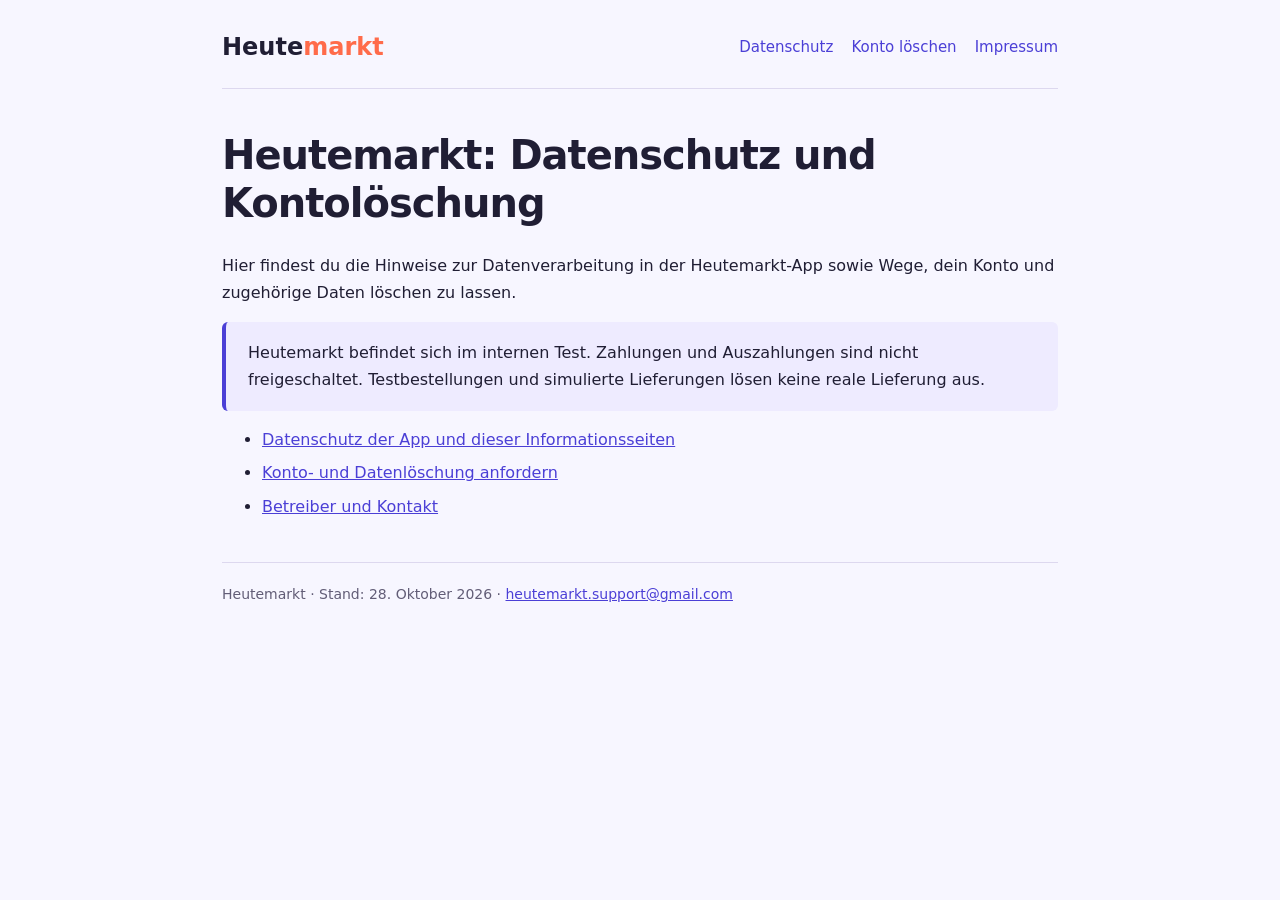
<file: index.html>
<!doctype html><html lang="de"><head><meta charset="utf-8"><meta name="viewport" content="width=device-width,initial-scale=1"><meta name="robots" content="noindex,follow"><link rel="stylesheet" href="style.css"><title>Rechtliche Informationen · Heutemarkt</title></head><body><header><a href="index.html">Heute<span>markt</span></a><nav aria-label="Rechtliche Informationen"><a href="datenschutz.html">Datenschutz</a><a href="konto-loeschen.html">Konto löschen</a><a href="impressum.html">Impressum</a></nav></header><main><h1>Heutemarkt: Datenschutz und Kontolöschung</h1><p>Hier findest du die Hinweise zur Datenverarbeitung in der Heutemarkt-App sowie Wege, dein Konto und zugehörige Daten löschen zu lassen.</p><p class="note">Heutemarkt befindet sich im internen Test. Zahlungen und Auszahlungen sind nicht freigeschaltet. Testbestellungen und simulierte Lieferungen lösen keine reale Lieferung aus.</p><ul><li><a href="datenschutz.html">Datenschutz der App und dieser Informationsseiten</a></li><li><a href="konto-loeschen.html">Konto- und Datenlöschung anfordern</a></li><li><a href="impressum.html">Betreiber und Kontakt</a></li></ul></main><footer>Heutemarkt · Stand: 28. Oktober 2026 · <a href="mailto:heutemarkt.support@gmail.com">heutemarkt.support@gmail.com</a></footer></body></html>
</file>
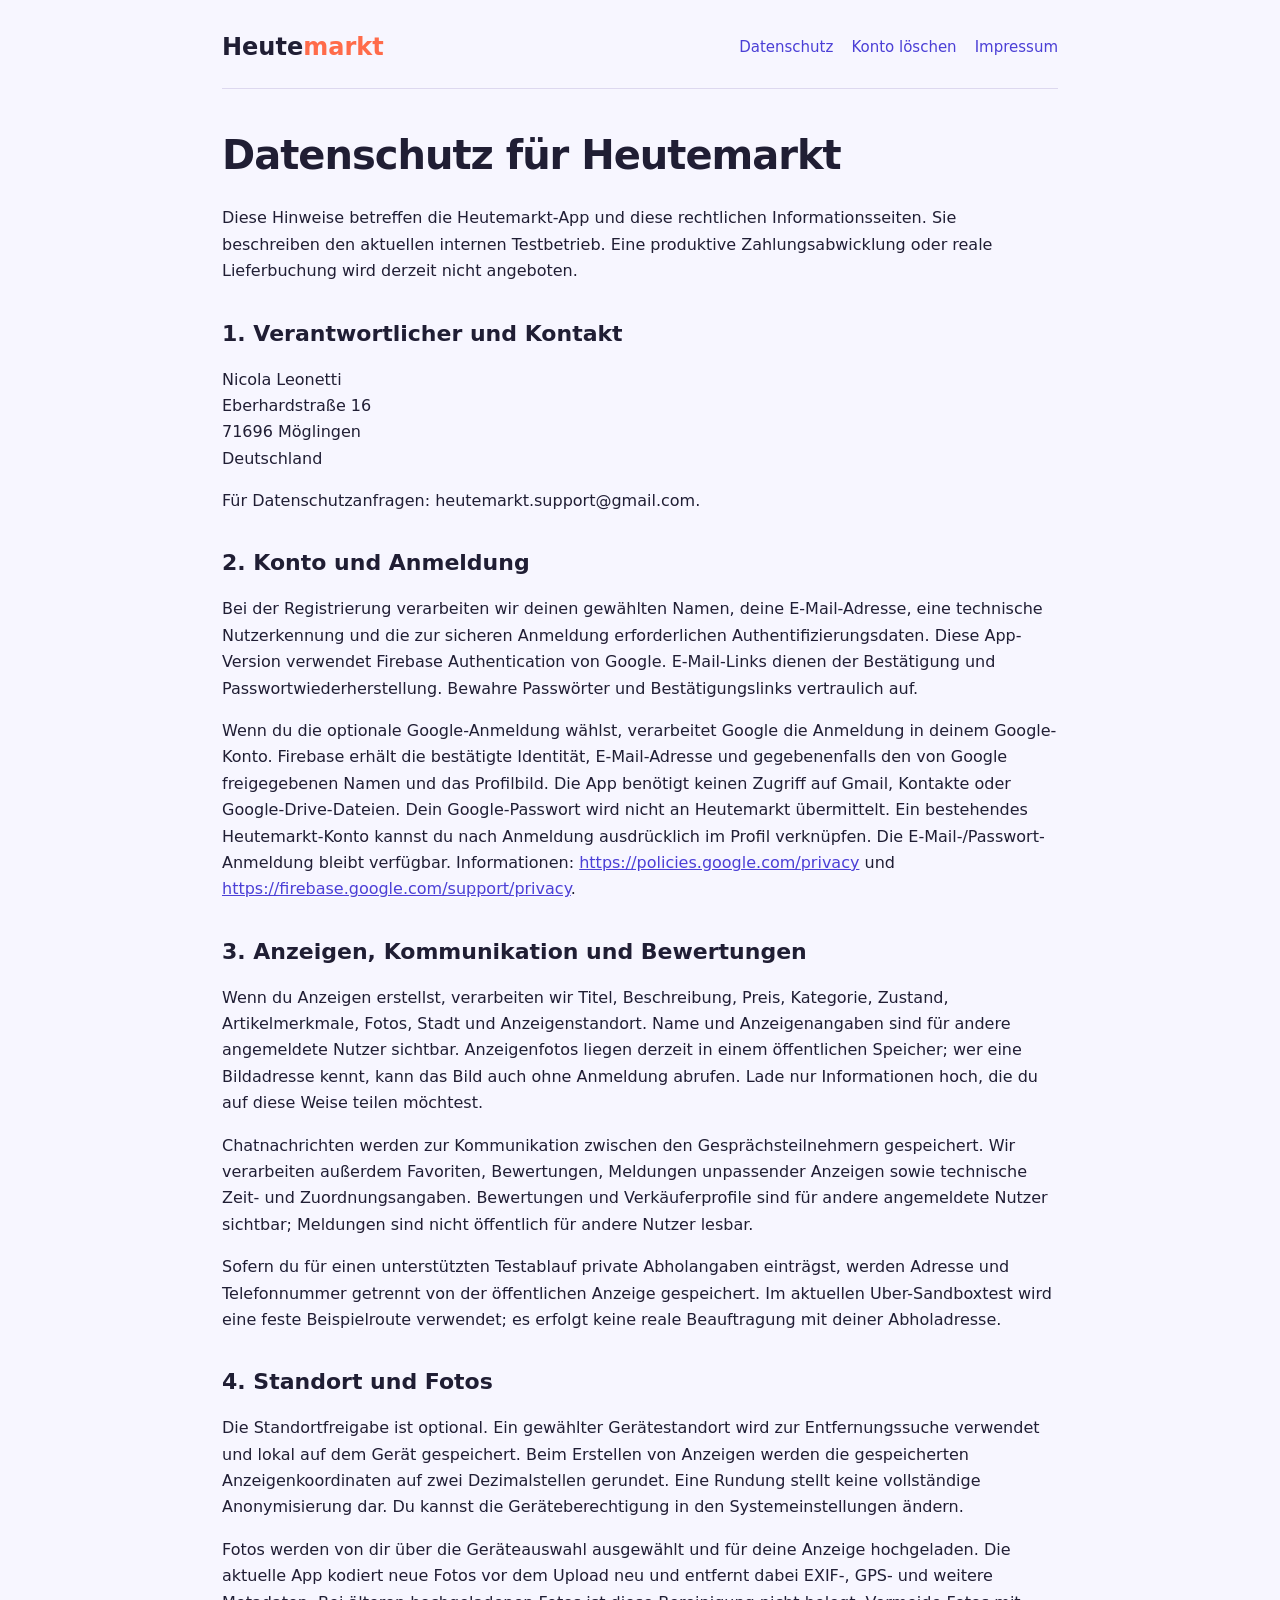
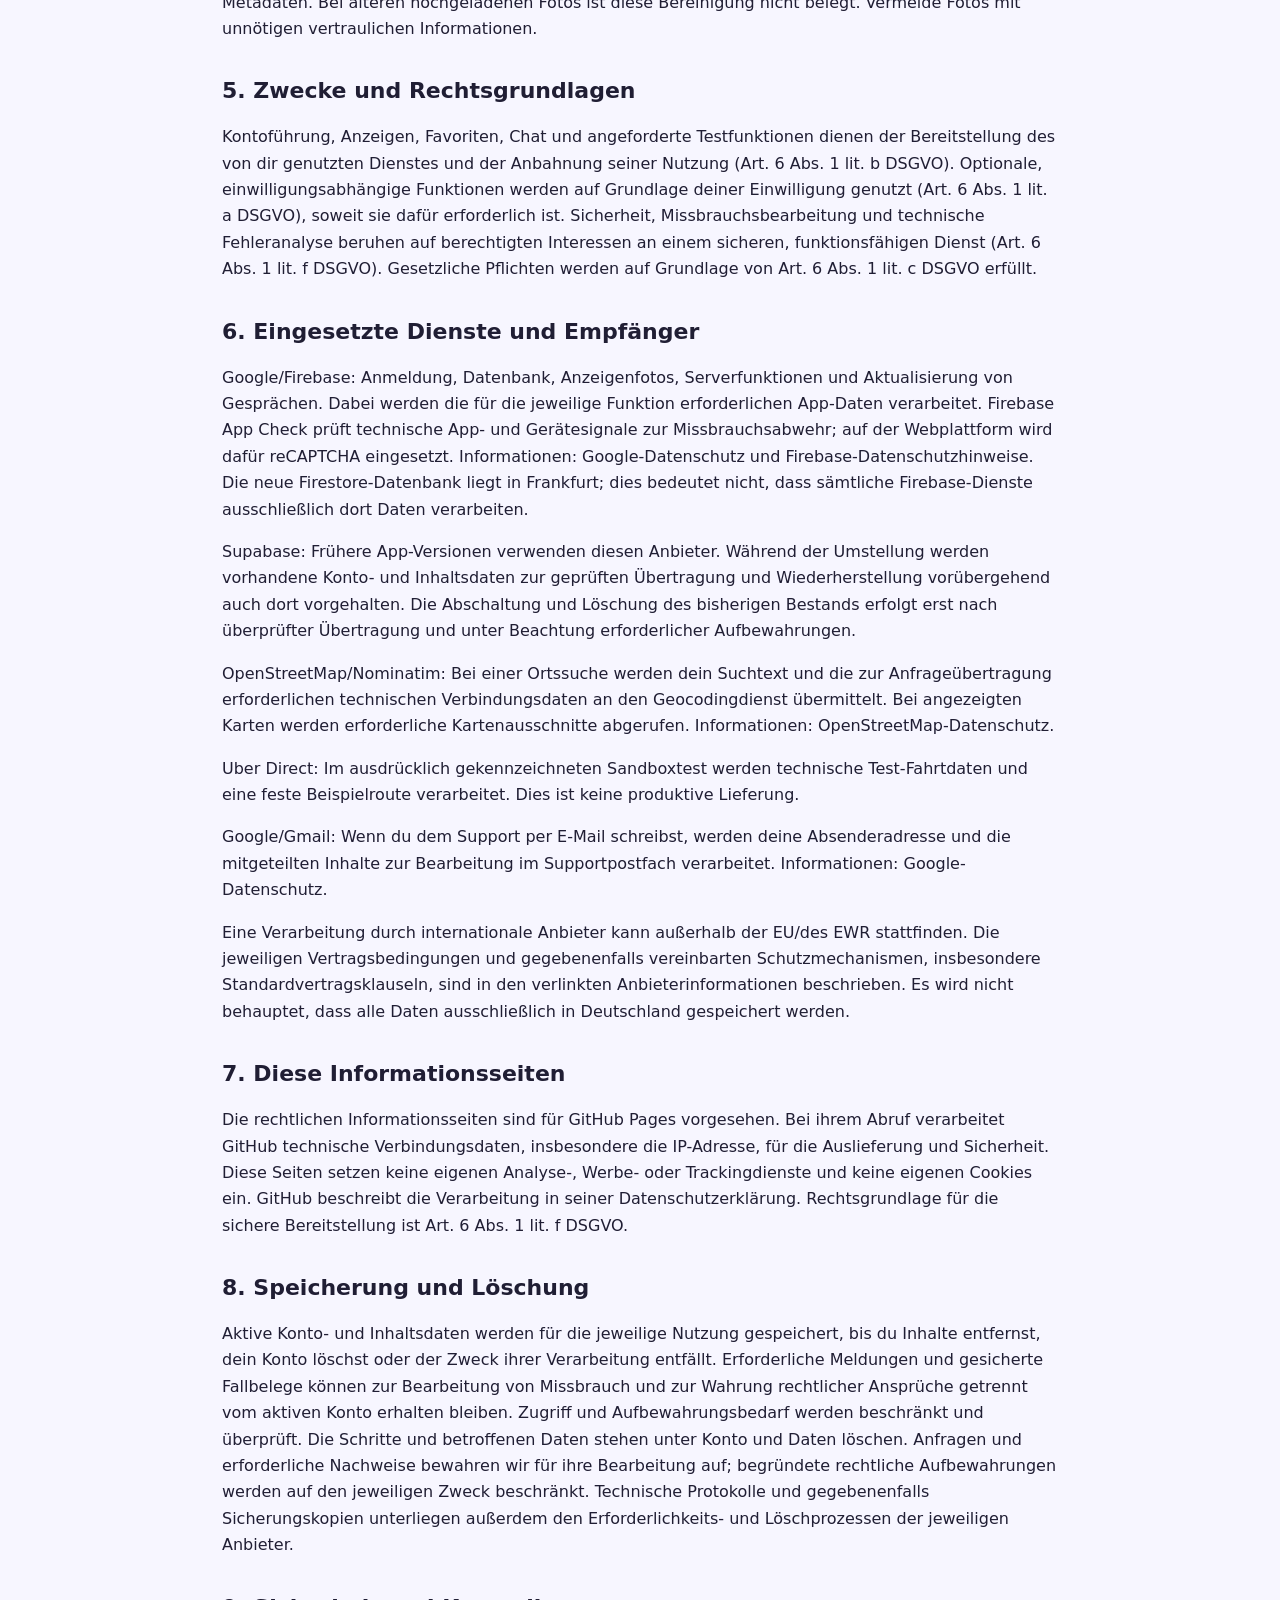
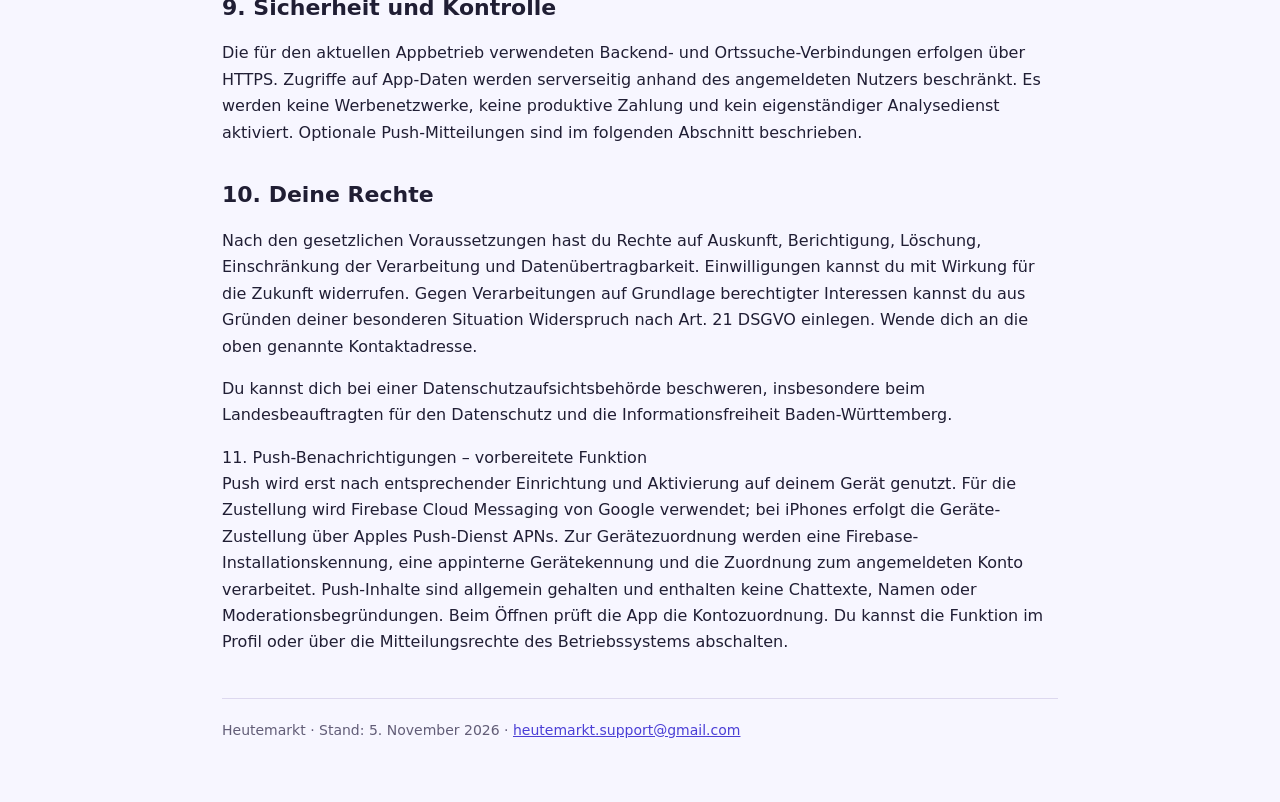
<file: datenschutz.html>
<!doctype html><html lang="de"><head><meta charset="utf-8"><meta name="viewport" content="width=device-width,initial-scale=1"><meta name="robots" content="noindex,follow"><link rel="stylesheet" href="style.css"><title>Datenschutz · Heutemarkt</title></head><body><header><a href="index.html">Heute<span>markt</span></a><nav aria-label="Rechtliche Informationen"><a href="datenschutz.html">Datenschutz</a><a href="konto-loeschen.html">Konto löschen</a><a href="impressum.html">Impressum</a></nav></header><main><h1>Datenschutz für Heutemarkt</h1><p>Diese Hinweise betreffen die Heutemarkt-App und diese rechtlichen Informationsseiten. Sie beschreiben den aktuellen internen Testbetrieb. Eine produktive Zahlungsabwicklung oder reale Lieferbuchung wird derzeit nicht angeboten.</p><h2>1. Verantwortlicher und Kontakt</h2><p>Nicola Leonetti<br>Eberhardstraße 16<br>71696 Möglingen<br>Deutschland</p><p>Für Datenschutzanfragen: heutemarkt.support@gmail.com.</p><h2>2. Konto und Anmeldung</h2><p>Bei der Registrierung verarbeiten wir deinen gewählten Namen, deine E-Mail-Adresse, eine technische Nutzerkennung und die zur sicheren Anmeldung erforderlichen Authentifizierungsdaten. Diese App-Version verwendet Firebase Authentication von Google. E-Mail-Links dienen der Bestätigung und Passwortwiederherstellung. Bewahre Passwörter und Bestätigungslinks vertraulich auf.</p><p>Wenn du die optionale Google-Anmeldung wählst, verarbeitet Google die Anmeldung in deinem Google-Konto. Firebase erhält die bestätigte Identität, E-Mail-Adresse und gegebenenfalls den von Google freigegebenen Namen und das Profilbild. Die App benötigt keinen Zugriff auf Gmail, Kontakte oder Google-Drive-Dateien. Dein Google-Passwort wird nicht an Heutemarkt übermittelt. Ein bestehendes Heutemarkt-Konto kannst du nach Anmeldung ausdrücklich im Profil verknüpfen. Die E-Mail-/Passwort-Anmeldung bleibt verfügbar. Informationen: <a href="https://policies.google.com/privacy">https://policies.google.com/privacy</a> und <a href="https://firebase.google.com/support/privacy">https://firebase.google.com/support/privacy</a>.</p><h2>3. Anzeigen, Kommunikation und Bewertungen</h2><p>Wenn du Anzeigen erstellst, verarbeiten wir Titel, Beschreibung, Preis, Kategorie, Zustand, Artikelmerkmale, Fotos, Stadt und Anzeigenstandort. Name und Anzeigenangaben sind für andere angemeldete Nutzer sichtbar. Anzeigenfotos liegen derzeit in einem öffentlichen Speicher; wer eine Bildadresse kennt, kann das Bild auch ohne Anmeldung abrufen. Lade nur Informationen hoch, die du auf diese Weise teilen möchtest.</p><p>Chatnachrichten werden zur Kommunikation zwischen den Gesprächsteilnehmern gespeichert. Wir verarbeiten außerdem Favoriten, Bewertungen, Meldungen unpassender Anzeigen sowie technische Zeit- und Zuordnungsangaben. Bewertungen und Verkäuferprofile sind für andere angemeldete Nutzer sichtbar; Meldungen sind nicht öffentlich für andere Nutzer lesbar.</p><p>Sofern du für einen unterstützten Testablauf private Abholangaben einträgst, werden Adresse und Telefonnummer getrennt von der öffentlichen Anzeige gespeichert. Im aktuellen Uber-Sandboxtest wird eine feste Beispielroute verwendet; es erfolgt keine reale Beauftragung mit deiner Abholadresse.</p><h2>4. Standort und Fotos</h2><p>Die Standortfreigabe ist optional. Ein gewählter Gerätestandort wird zur Entfernungssuche verwendet und lokal auf dem Gerät gespeichert. Beim Erstellen von Anzeigen werden die gespeicherten Anzeigenkoordinaten auf zwei Dezimalstellen gerundet. Eine Rundung stellt keine vollständige Anonymisierung dar. Du kannst die Geräteberechtigung in den Systemeinstellungen ändern.</p><p>Fotos werden von dir über die Geräteauswahl ausgewählt und für deine Anzeige hochgeladen. Die aktuelle App kodiert neue Fotos vor dem Upload neu und entfernt dabei EXIF-, GPS- und weitere Metadaten. Bei älteren hochgeladenen Fotos ist diese Bereinigung nicht belegt. Vermeide Fotos mit unnötigen vertraulichen Informationen.</p><h2>5. Zwecke und Rechtsgrundlagen</h2><p>Kontoführung, Anzeigen, Favoriten, Chat und angeforderte Testfunktionen dienen der Bereitstellung des von dir genutzten Dienstes und der Anbahnung seiner Nutzung (Art. 6 Abs. 1 lit. b DSGVO). Optionale, einwilligungsabhängige Funktionen werden auf Grundlage deiner Einwilligung genutzt (Art. 6 Abs. 1 lit. a DSGVO), soweit sie dafür erforderlich ist. Sicherheit, Missbrauchsbearbeitung und technische Fehleranalyse beruhen auf berechtigten Interessen an einem sicheren, funktionsfähigen Dienst (Art. 6 Abs. 1 lit. f DSGVO). Gesetzliche Pflichten werden auf Grundlage von Art. 6 Abs. 1 lit. c DSGVO erfüllt.</p><h2>6. Eingesetzte Dienste und Empfänger</h2><p>Google/Firebase: Anmeldung, Datenbank, Anzeigenfotos, Serverfunktionen und Aktualisierung von Gesprächen. Dabei werden die für die jeweilige Funktion erforderlichen App-Daten verarbeitet. Firebase App Check prüft technische App- und Gerätesignale zur Missbrauchsabwehr; auf der Webplattform wird dafür reCAPTCHA eingesetzt. Informationen: Google-Datenschutz und Firebase-Datenschutzhinweise. Die neue Firestore-Datenbank liegt in Frankfurt; dies bedeutet nicht, dass sämtliche Firebase-Dienste ausschließlich dort Daten verarbeiten.</p><p>Supabase: Frühere App-Versionen verwenden diesen Anbieter. Während der Umstellung werden vorhandene Konto- und Inhaltsdaten zur geprüften Übertragung und Wiederherstellung vorübergehend auch dort vorgehalten. Die Abschaltung und Löschung des bisherigen Bestands erfolgt erst nach überprüfter Übertragung und unter Beachtung erforderlicher Aufbewahrungen.</p><p>OpenStreetMap/Nominatim: Bei einer Ortssuche werden dein Suchtext und die zur Anfrageübertragung erforderlichen technischen Verbindungsdaten an den Geocodingdienst übermittelt. Bei angezeigten Karten werden erforderliche Kartenausschnitte abgerufen. Informationen: OpenStreetMap-Datenschutz.</p><p>Uber Direct: Im ausdrücklich gekennzeichneten Sandboxtest werden technische Test-Fahrtdaten und eine feste Beispielroute verarbeitet. Dies ist keine produktive Lieferung.</p><p>Google/Gmail: Wenn du dem Support per E-Mail schreibst, werden deine Absenderadresse und die mitgeteilten Inhalte zur Bearbeitung im Supportpostfach verarbeitet. Informationen: Google-Datenschutz.</p><p>Eine Verarbeitung durch internationale Anbieter kann außerhalb der EU/des EWR stattfinden. Die jeweiligen Vertragsbedingungen und gegebenenfalls vereinbarten Schutzmechanismen, insbesondere Standardvertragsklauseln, sind in den verlinkten Anbieterinformationen beschrieben. Es wird nicht behauptet, dass alle Daten ausschließlich in Deutschland gespeichert werden.</p><h2>7. Diese Informationsseiten</h2><p>Die rechtlichen Informationsseiten sind für GitHub Pages vorgesehen. Bei ihrem Abruf verarbeitet GitHub technische Verbindungsdaten, insbesondere die IP-Adresse, für die Auslieferung und Sicherheit. Diese Seiten setzen keine eigenen Analyse-, Werbe- oder Trackingdienste und keine eigenen Cookies ein. GitHub beschreibt die Verarbeitung in seiner Datenschutzerklärung. Rechtsgrundlage für die sichere Bereitstellung ist Art. 6 Abs. 1 lit. f DSGVO.</p><h2>8. Speicherung und Löschung</h2><p>Aktive Konto- und Inhaltsdaten werden für die jeweilige Nutzung gespeichert, bis du Inhalte entfernst, dein Konto löschst oder der Zweck ihrer Verarbeitung entfällt. Erforderliche Meldungen und gesicherte Fallbelege können zur Bearbeitung von Missbrauch und zur Wahrung rechtlicher Ansprüche getrennt vom aktiven Konto erhalten bleiben. Zugriff und Aufbewahrungsbedarf werden beschränkt und überprüft. Die Schritte und betroffenen Daten stehen unter Konto und Daten löschen. Anfragen und erforderliche Nachweise bewahren wir für ihre Bearbeitung auf; begründete rechtliche Aufbewahrungen werden auf den jeweiligen Zweck beschränkt. Technische Protokolle und gegebenenfalls Sicherungskopien unterliegen außerdem den Erforderlichkeits- und Löschprozessen der jeweiligen Anbieter.</p><h2>9. Sicherheit und Kontrolle</h2><p>Die für den aktuellen Appbetrieb verwendeten Backend- und Ortssuche-Verbindungen erfolgen über HTTPS. Zugriffe auf App-Daten werden serverseitig anhand des angemeldeten Nutzers beschränkt. Es werden keine Werbenetzwerke, keine produktive Zahlung und kein eigenständiger Analysedienst aktiviert. Optionale Push-Mitteilungen sind im folgenden Abschnitt beschrieben.</p><h2>10. Deine Rechte</h2><p>Nach den gesetzlichen Voraussetzungen hast du Rechte auf Auskunft, Berichtigung, Löschung, Einschränkung der Verarbeitung und Datenübertragbarkeit. Einwilligungen kannst du mit Wirkung für die Zukunft widerrufen. Gegen Verarbeitungen auf Grundlage berechtigter Interessen kannst du aus Gründen deiner besonderen Situation Widerspruch nach Art. 21 DSGVO einlegen. Wende dich an die oben genannte Kontaktadresse.</p><p>Du kannst dich bei einer Datenschutzaufsichtsbehörde beschweren, insbesondere beim Landesbeauftragten für den Datenschutz und die Informationsfreiheit Baden-Württemberg.</p><p>11. Push-Benachrichtigungen – vorbereitete Funktion<br>Push wird erst nach entsprechender Einrichtung und Aktivierung auf deinem Gerät genutzt. Für die Zustellung wird Firebase Cloud Messaging von Google verwendet; bei iPhones erfolgt die Geräte-Zustellung über Apples Push-Dienst APNs. Zur Gerätezuordnung werden eine Firebase-Installationskennung, eine appinterne Gerätekennung und die Zuordnung zum angemeldeten Konto verarbeitet. Push-Inhalte sind allgemein gehalten und enthalten keine Chattexte, Namen oder Moderationsbegründungen. Beim Öffnen prüft die App die Kontozuordnung. Du kannst die Funktion im Profil oder über die Mitteilungsrechte des Betriebssystems abschalten.</p></main><footer>Heutemarkt · Stand: 5. November 2026 · <a href="mailto:heutemarkt.support@gmail.com">heutemarkt.support@gmail.com</a></footer></body></html>
</file>
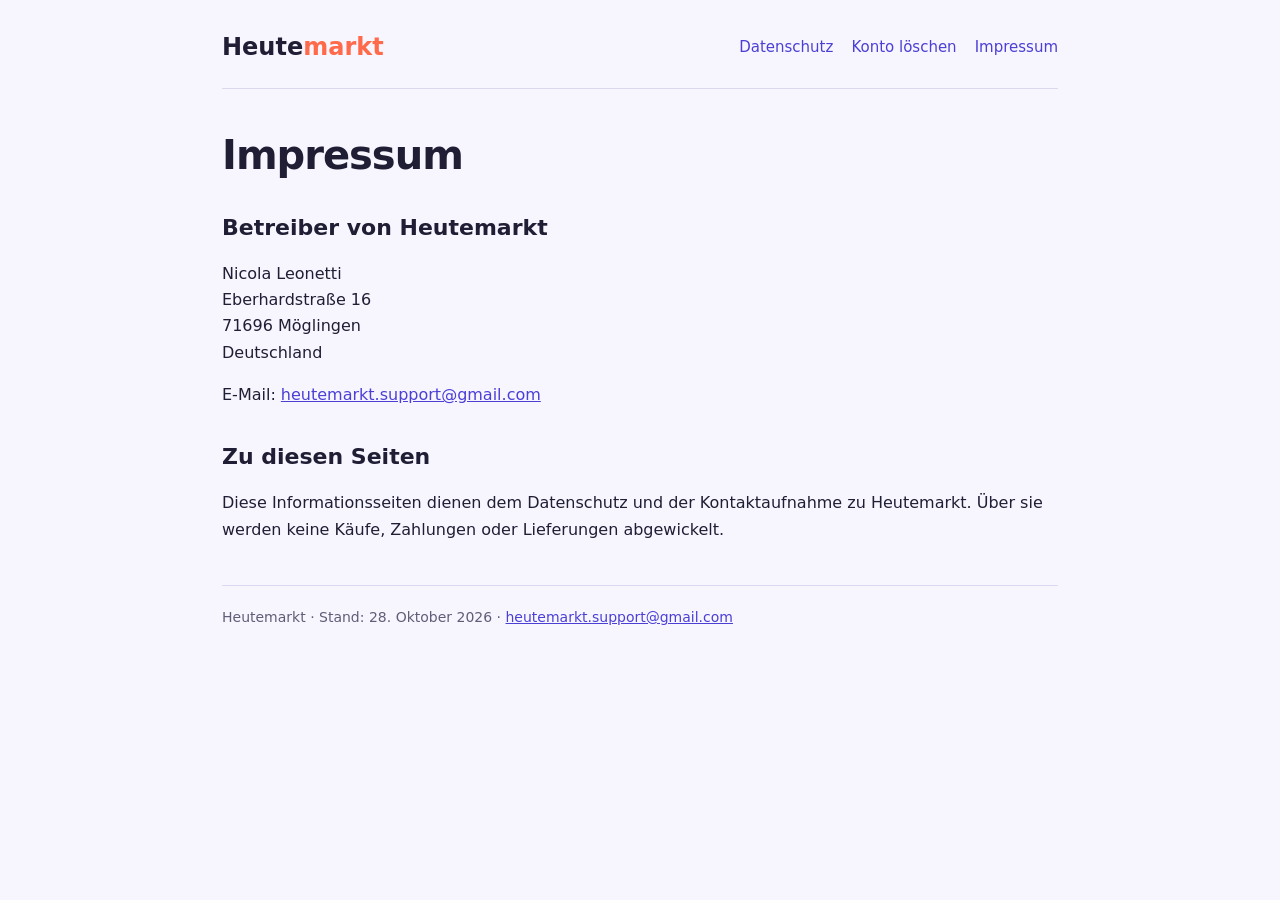
<file: impressum.html>
<!doctype html><html lang="de"><head><meta charset="utf-8"><meta name="viewport" content="width=device-width,initial-scale=1"><meta name="robots" content="noindex,follow"><link rel="stylesheet" href="style.css"><title>Impressum · Heutemarkt</title></head><body><header><a href="index.html">Heute<span>markt</span></a><nav aria-label="Rechtliche Informationen"><a href="datenschutz.html">Datenschutz</a><a href="konto-loeschen.html">Konto löschen</a><a href="impressum.html">Impressum</a></nav></header><main><h1>Impressum</h1><h2>Betreiber von Heutemarkt</h2><address>Nicola Leonetti<br>Eberhardstraße 16<br>71696 Möglingen<br>Deutschland</address><p>E-Mail: <a href="mailto:heutemarkt.support@gmail.com">heutemarkt.support@gmail.com</a></p><h2>Zu diesen Seiten</h2><p>Diese Informationsseiten dienen dem Datenschutz und der Kontaktaufnahme zu Heutemarkt. Über sie werden keine Käufe, Zahlungen oder Lieferungen abgewickelt.</p></main><footer>Heutemarkt · Stand: 28. Oktober 2026 · <a href="mailto:heutemarkt.support@gmail.com">heutemarkt.support@gmail.com</a></footer></body></html>
</file>
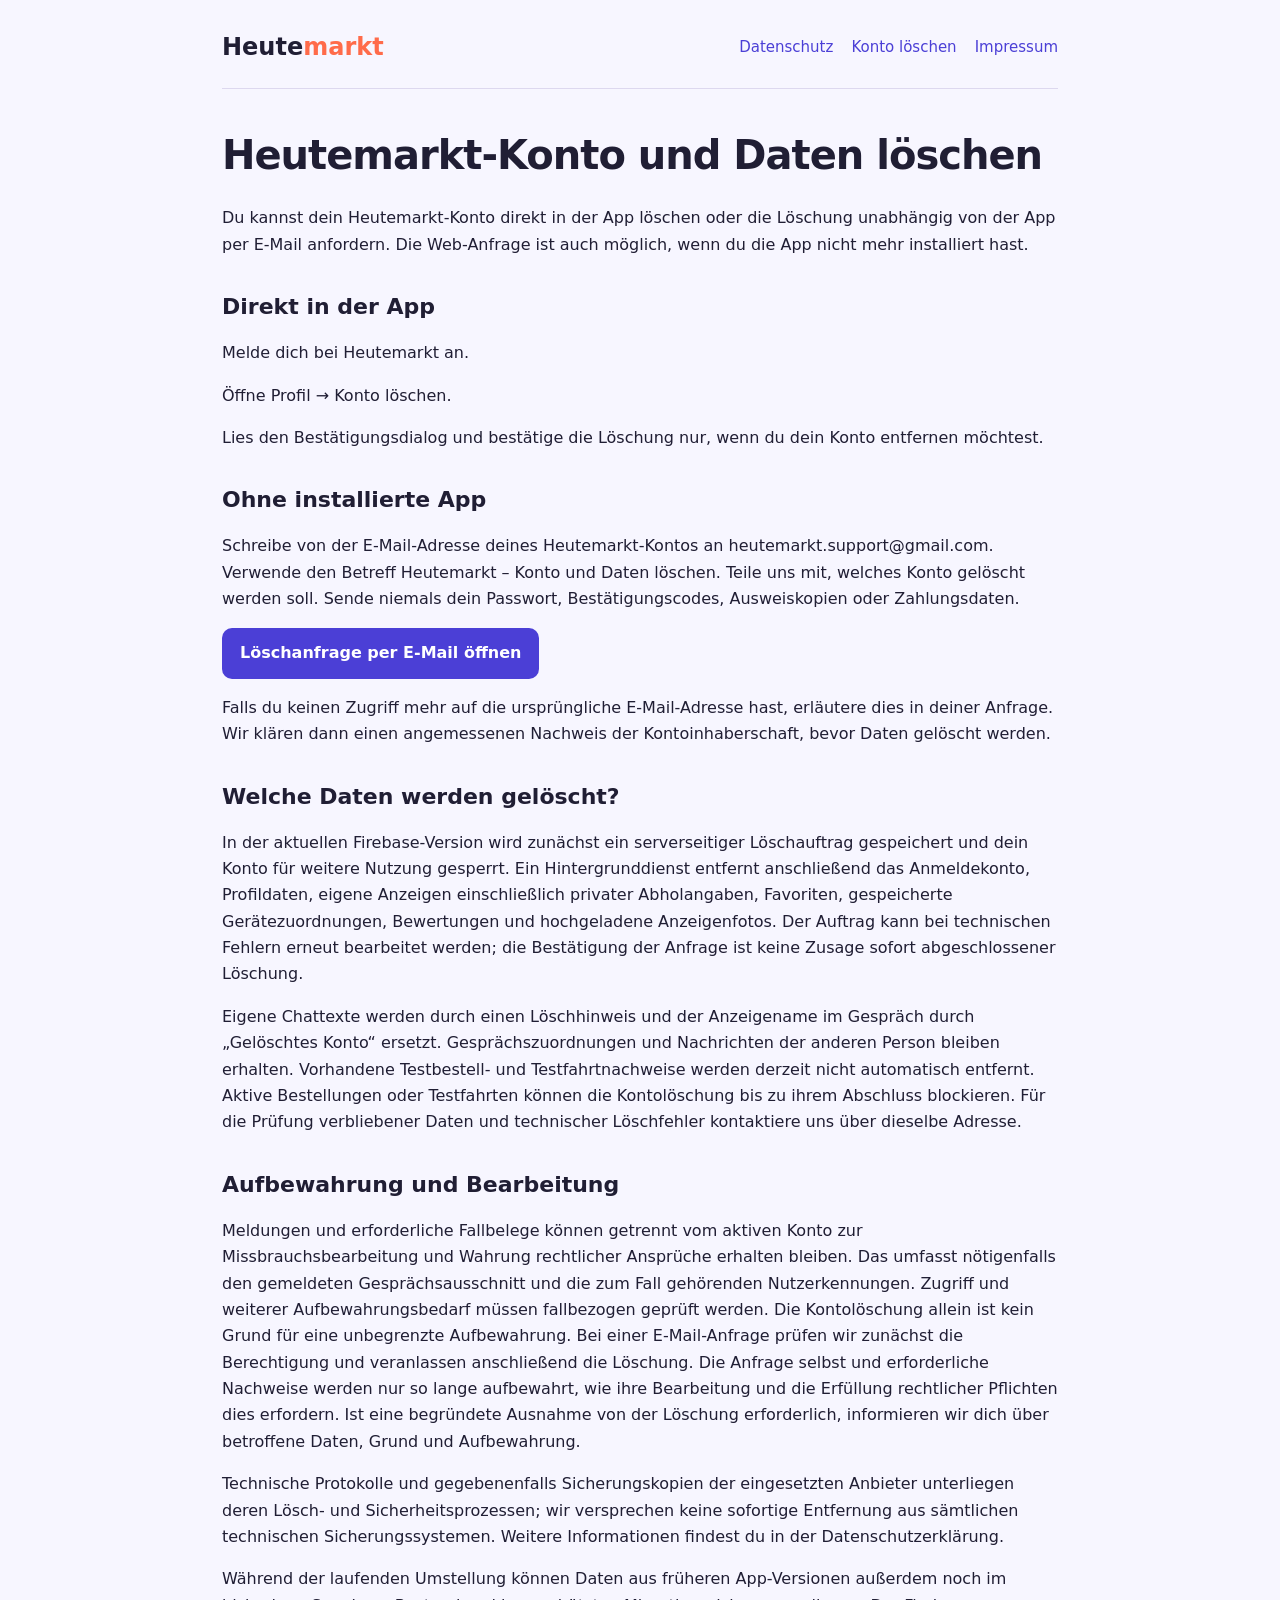
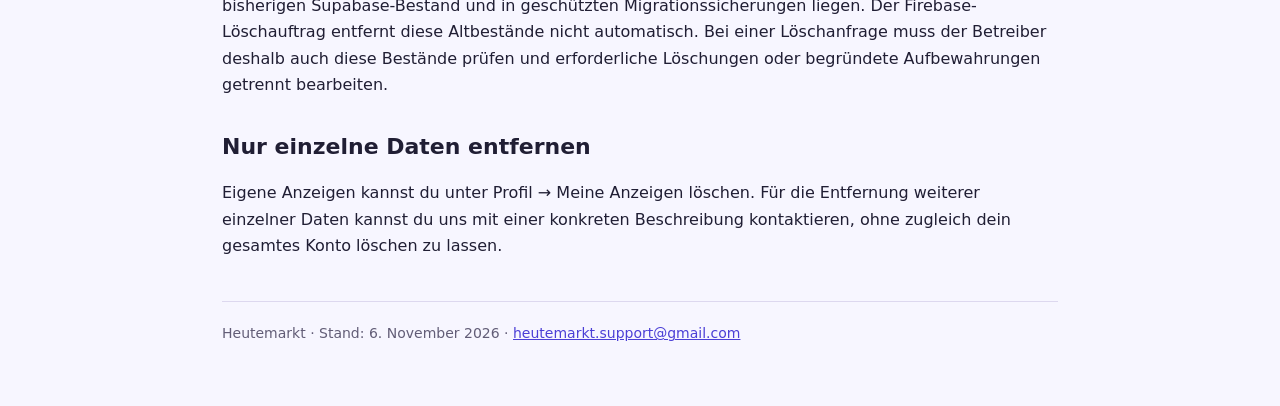
<file: konto-loeschen.html>
<!doctype html><html lang="de"><head><meta charset="utf-8"><meta name="viewport" content="width=device-width,initial-scale=1"><meta name="robots" content="noindex,follow"><link rel="stylesheet" href="style.css"><title>Konto und Daten löschen · Heutemarkt</title></head><body><header><a href="index.html">Heute<span>markt</span></a><nav aria-label="Rechtliche Informationen"><a href="datenschutz.html">Datenschutz</a><a href="konto-loeschen.html">Konto löschen</a><a href="impressum.html">Impressum</a></nav></header><main><h1>Heutemarkt-Konto und Daten löschen</h1><p>Du kannst dein Heutemarkt-Konto direkt in der App löschen oder die Löschung unabhängig von der App per E-Mail anfordern. Die Web-Anfrage ist auch möglich, wenn du die App nicht mehr installiert hast.</p><h2>Direkt in der App</h2><p>Melde dich bei Heutemarkt an.</p><p>Öffne Profil → Konto löschen.</p><p>Lies den Bestätigungsdialog und bestätige die Löschung nur, wenn du dein Konto entfernen möchtest.</p><h2>Ohne installierte App</h2><p>Schreibe von der E-Mail-Adresse deines Heutemarkt-Kontos an heutemarkt.support@gmail.com. Verwende den Betreff Heutemarkt – Konto und Daten löschen. Teile uns mit, welches Konto gelöscht werden soll. Sende niemals dein Passwort, Bestätigungscodes, Ausweiskopien oder Zahlungsdaten.</p><p><a class="action" href="mailto:heutemarkt.support@gmail.com?subject=Heutemarkt%20-%20Konto%20und%20Daten%20loeschen">Löschanfrage per E-Mail öffnen</a></p><p>Falls du keinen Zugriff mehr auf die ursprüngliche E-Mail-Adresse hast, erläutere dies in deiner Anfrage. Wir klären dann einen angemessenen Nachweis der Kontoinhaberschaft, bevor Daten gelöscht werden.</p><h2>Welche Daten werden gelöscht?</h2><p>In der aktuellen Firebase-Version wird zunächst ein serverseitiger Löschauftrag gespeichert und dein Konto für weitere Nutzung gesperrt. Ein Hintergrunddienst entfernt anschließend das Anmeldekonto, Profildaten, eigene Anzeigen einschließlich privater Abholangaben, Favoriten, gespeicherte Gerätezuordnungen, Bewertungen und hochgeladene Anzeigenfotos. Der Auftrag kann bei technischen Fehlern erneut bearbeitet werden; die Bestätigung der Anfrage ist keine Zusage sofort abgeschlossener Löschung.</p><p>Eigene Chattexte werden durch einen Löschhinweis und der Anzeigename im Gespräch durch „Gelöschtes Konto“ ersetzt. Gesprächszuordnungen und Nachrichten der anderen Person bleiben erhalten. Vorhandene Testbestell- und Testfahrtnachweise werden derzeit nicht automatisch entfernt. Aktive Bestellungen oder Testfahrten können die Kontolöschung bis zu ihrem Abschluss blockieren. Für die Prüfung verbliebener Daten und technischer Löschfehler kontaktiere uns über dieselbe Adresse.</p><h2>Aufbewahrung und Bearbeitung</h2><p>Meldungen und erforderliche Fallbelege können getrennt vom aktiven Konto zur Missbrauchsbearbeitung und Wahrung rechtlicher Ansprüche erhalten bleiben. Das umfasst nötigenfalls den gemeldeten Gesprächsausschnitt und die zum Fall gehörenden Nutzerkennungen. Zugriff und weiterer Aufbewahrungsbedarf müssen fallbezogen geprüft werden. Die Kontolöschung allein ist kein Grund für eine unbegrenzte Aufbewahrung. Bei einer E-Mail-Anfrage prüfen wir zunächst die Berechtigung und veranlassen anschließend die Löschung. Die Anfrage selbst und erforderliche Nachweise werden nur so lange aufbewahrt, wie ihre Bearbeitung und die Erfüllung rechtlicher Pflichten dies erfordern. Ist eine begründete Ausnahme von der Löschung erforderlich, informieren wir dich über betroffene Daten, Grund und Aufbewahrung.</p><p>Technische Protokolle und gegebenenfalls Sicherungskopien der eingesetzten Anbieter unterliegen deren Lösch- und Sicherheitsprozessen; wir versprechen keine sofortige Entfernung aus sämtlichen technischen Sicherungssystemen. Weitere Informationen findest du in der Datenschutzerklärung.</p><p>Während der laufenden Umstellung können Daten aus früheren App-Versionen außerdem noch im bisherigen Supabase-Bestand und in geschützten Migrationssicherungen liegen. Der Firebase-Löschauftrag entfernt diese Altbestände nicht automatisch. Bei einer Löschanfrage muss der Betreiber deshalb auch diese Bestände prüfen und erforderliche Löschungen oder begründete Aufbewahrungen getrennt bearbeiten.</p><h2>Nur einzelne Daten entfernen</h2><p>Eigene Anzeigen kannst du unter Profil → Meine Anzeigen löschen. Für die Entfernung weiterer einzelner Daten kannst du uns mit einer konkreten Beschreibung kontaktieren, ohne zugleich dein gesamtes Konto löschen zu lassen.</p></main><footer>Heutemarkt · Stand: 6. November 2026 · <a href="mailto:heutemarkt.support@gmail.com">heutemarkt.support@gmail.com</a></footer></body></html>
</file>
<file: style.css>
:root{font-family:system-ui,-apple-system,Segoe UI,sans-serif;color:#201e34;background:#f7f6ff;line-height:1.65}*{box-sizing:border-box}body{max-width:880px;margin:auto;padding:28px 22px 60px}header{display:flex;flex-wrap:wrap;gap:20px;align-items:center;justify-content:space-between;border-bottom:1px solid #ddd8ef;padding-bottom:20px}header a{font-size:24px;font-weight:800;text-decoration:none;color:#201e34}header span{color:#ff6b4a}nav{display:flex;gap:18px;flex-wrap:wrap}nav a{font-size:15px;font-weight:500;color:#4b3fd6}main{margin:42px 0}h1{font-size:clamp(28px,5vw,40px);line-height:1.2;letter-spacing:-1px}h2{font-size:22px;line-height:1.35;margin-top:34px}a{color:#4b3fd6;overflow-wrap:anywhere}address{font-style:normal}.note{padding:18px 22px;border-left:4px solid #4b3fd6;background:#eeebff;border-radius:6px}.action{display:inline-block;padding:12px 18px;border-radius:10px;color:#fff;background:#4b3fd6;text-decoration:none;font-weight:650}footer{border-top:1px solid #ddd8ef;padding-top:20px;font-size:14px;color:#625d77}li{margin:7px 0}
</file>
